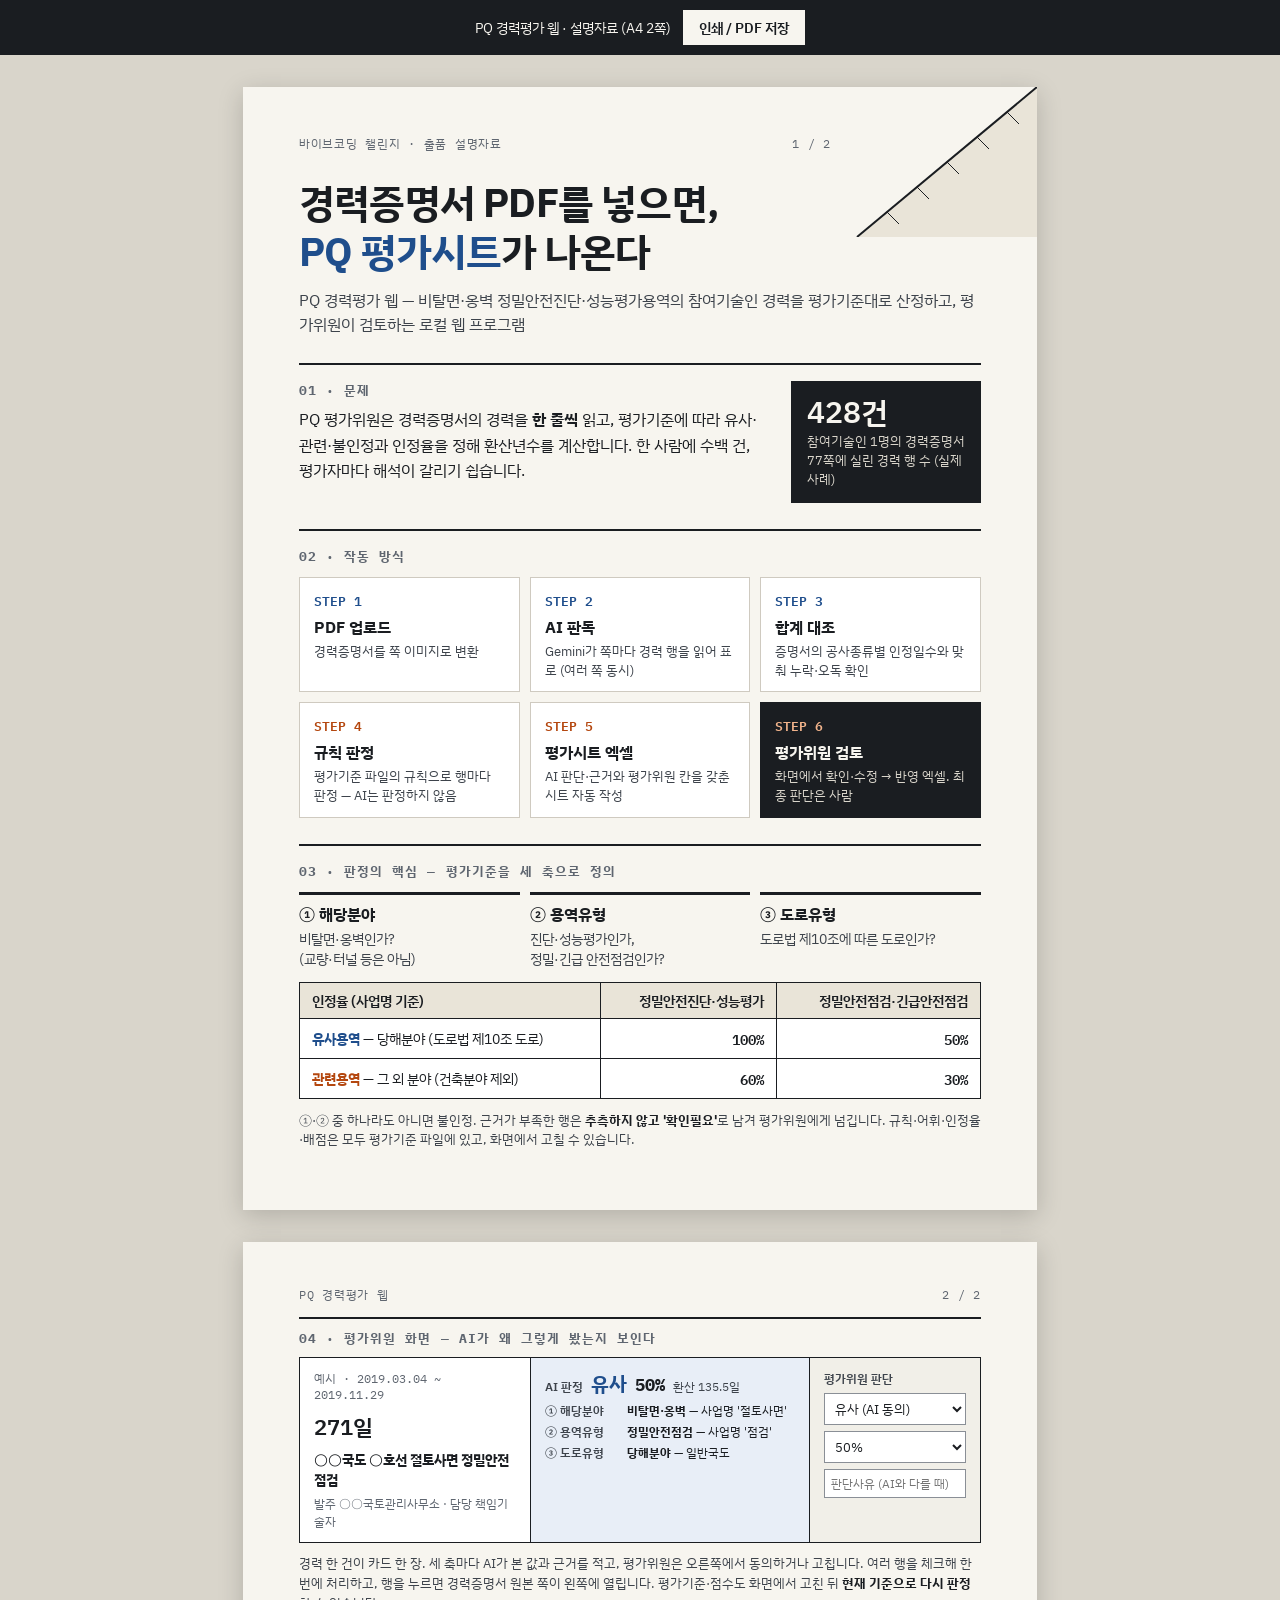
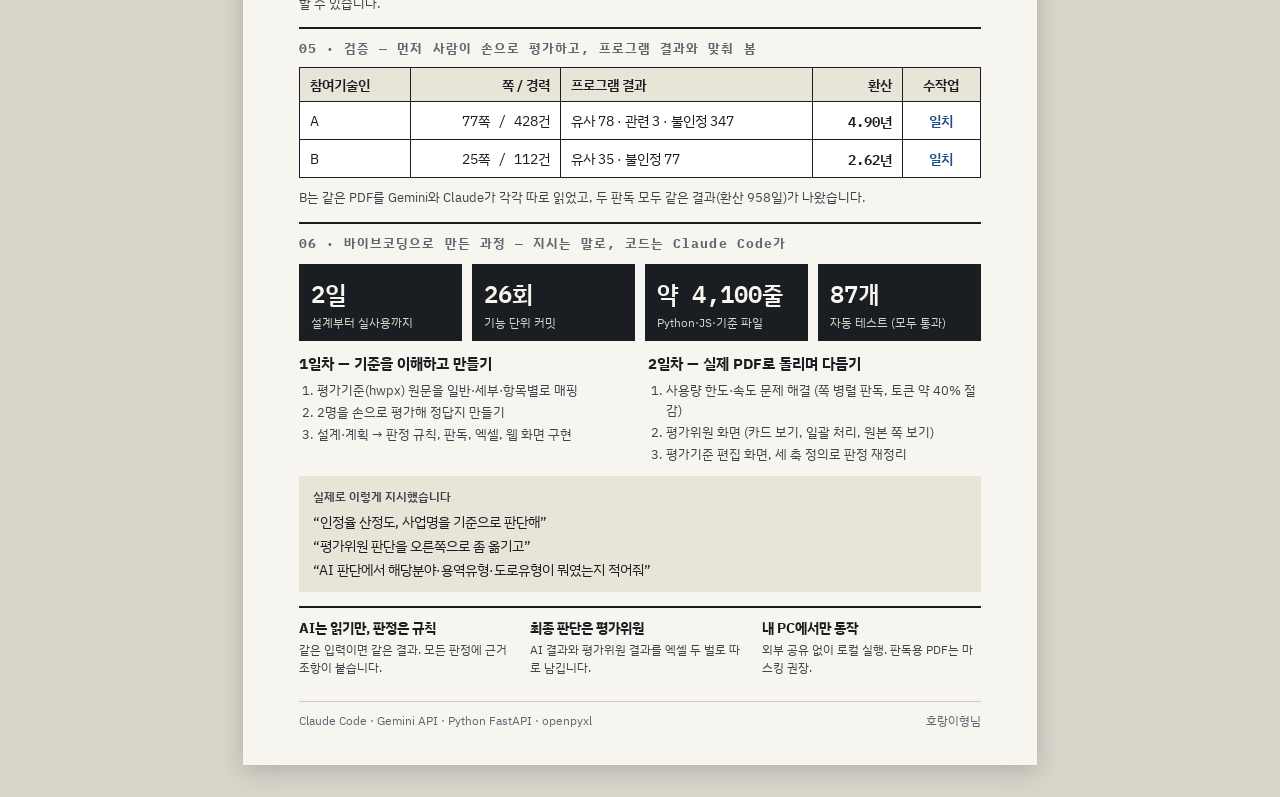
<file: site/index.html>
<!doctype html>
<html lang="ko">
<head>
<meta charset="utf-8">
<meta name="viewport" content="width=device-width, initial-scale=1">
<title>PQ 경력평가 웹 — 설명자료</title>
<link rel="stylesheet" href="https://fonts.googleapis.com/css2?family=IBM+Plex+Mono:wght@500;600&amp;family=IBM+Plex+Sans+KR:wght@400;500;600;700&amp;display=swap">
<style>
html,body{margin:0;background:#D9D5CB}
a{color:#1F4E8C}
.sheet{width:794px;height:1123px;margin:32px auto;box-shadow:0 6px 24px rgba(0,0,0,.18);overflow:hidden}
.bar{position:sticky;top:0;z-index:9;display:flex;justify-content:center;gap:12px;align-items:center;padding:10px 16px;background:#1A1D21;color:#F7F5EF;font:14px 'IBM Plex Sans KR','Malgun Gothic',sans-serif}
.bar button{font:inherit;font-weight:600;padding:8px 16px;border:0;background:#F7F5EF;color:#1A1D21;cursor:pointer}
@media (max-width:840px){.sheet{zoom:calc(100vw / 860px)}}
@page{size:A4;margin:0}
@media print{
  html,body{background:#F7F5EF}
  .bar{display:none}
  .sheet{margin:0;box-shadow:none;width:210mm;height:297mm;break-after:page}
  .sheet>div{zoom:calc(210mm / 794px)}
  *{-webkit-print-color-adjust:exact;print-color-adjust:exact}
}
</style>
</head>
<body>
<div class="bar"><span>PQ 경력평가 웹 · 설명자료 (A4 2쪽)</span><button type="button" onclick="window.print()">인쇄 / PDF 저장</button></div>
<div class="sheet">
<div style="width: 794px; height: 1123px; box-sizing: border-box; padding: 48px 56px 44px; background: #F7F5EF; color: #1A1D21; font-family: 'IBM Plex Sans KR', 'Malgun Gothic', sans-serif; display: flex; flex-direction: column; gap: 26px; position: relative; overflow: hidden">

<svg aria-hidden="true" width="300" height="150" viewBox="0 0 300 150" style="position: absolute; top: 0; right: 0">
<path d="M300 0 L300 150 L120 150 Z" fill="#E9E4D8"></path>
<path d="M120 150 L300 0" stroke="#1A1D21" stroke-width="2" fill="none"></path>
<g stroke="#1A1D21" stroke-width="1">
<path d="M150 125 L162 137"></path><path d="M180 100 L192 112"></path><path d="M210 75 L222 87"></path><path d="M240 50 L252 62"></path><path d="M270 25 L282 37"></path>
</g>
</svg>

<div style="display: flex; justify-content: space-between; align-items: center; font-family: 'IBM Plex Mono', 'IBM Plex Sans KR', 'Malgun Gothic', monospace; font-size: 12px; letter-spacing: 0.06em; color: #5F6670; position: relative">
<span>바이브코딩 챌린지 · 출품 설명자료</span>
<span style="padding-right: 150px">1 / 2</span>
</div>

<div style="display: flex; flex-direction: column; gap: 12px; position: relative">
<h1 style="margin: 0; font-size: 40px; line-height: 1.22; font-weight: 700; letter-spacing: -0.02em; text-wrap: balance">경력증명서 PDF를 넣으면,<br><span style="color: #1F4E8C">PQ 평가시트</span>가 나온다</h1>
<p style="margin: 0; font-size: 16px; line-height: 1.55; color: #3D434B">PQ 경력평가 웹 — 비탈면·옹벽 정밀안전진단·성능평가용역의 참여기술인 경력을 평가기준대로 산정하고, 평가위원이 검토하는 로컬 웹 프로그램</p>
</div>

<section style="display: grid; grid-template-columns: minmax(0, 1fr) 190px; gap: 28px; align-items: start; border-top: 2px solid #1A1D21; padding-top: 16px">
<div style="display: flex; flex-direction: column; gap: 8px">
<h2 style="margin: 0; font-size: 13px; font-family: 'IBM Plex Mono', 'IBM Plex Sans KR', 'Malgun Gothic', monospace; letter-spacing: 0.08em; color: #5F6670">01 · 문제</h2>
<p style="margin: 0; font-size: 16px; line-height: 1.6; text-wrap: pretty">PQ 평가위원은 경력증명서의 경력을 <b>한 줄씩</b> 읽고, 평가기준에 따라 유사·관련·불인정과 인정율을 정해 환산년수를 계산합니다. 한 사람에 수백 건, 평가자마다 해석이 갈리기 쉽습니다.</p>
</div>
<div style="display: flex; flex-direction: column; gap: 4px; background: #1A1D21; color: #F7F5EF; padding: 14px 16px">
<span style="font-family: 'IBM Plex Mono', 'IBM Plex Sans KR', 'Malgun Gothic', monospace; font-size: 30px; font-weight: 600; line-height: 1.1">428건</span>
<span style="font-size: 13px; line-height: 1.45; color: #D9D5CB">참여기술인 1명의 경력증명서 77쪽에 실린 경력 행 수 (실제 사례)</span>
</div>
</section>

<section style="display: flex; flex-direction: column; gap: 12px; border-top: 2px solid #1A1D21; padding-top: 16px">
<h2 style="margin: 0; font-size: 13px; font-family: 'IBM Plex Mono', 'IBM Plex Sans KR', 'Malgun Gothic', monospace; letter-spacing: 0.08em; color: #5F6670">02 · 작동 방식</h2>
<div style="display: grid; grid-template-columns: repeat(3, minmax(0, 1fr)); gap: 10px">
<div style="display: flex; flex-direction: column; gap: 4px; border: 1px solid #CFCAC0; background: #FFFFFF; padding: 12px 14px">
<span style="font-family: 'IBM Plex Mono', 'IBM Plex Sans KR', 'Malgun Gothic', monospace; font-size: 13px; color: #1F4E8C; font-weight: 600">STEP 1</span>
<b style="font-size: 16px">PDF 업로드</b>
<span style="font-size: 13px; line-height: 1.45; color: #3D434B">경력증명서를 쪽 이미지로 변환</span>
</div>
<div style="display: flex; flex-direction: column; gap: 4px; border: 1px solid #CFCAC0; background: #FFFFFF; padding: 12px 14px">
<span style="font-family: 'IBM Plex Mono', 'IBM Plex Sans KR', 'Malgun Gothic', monospace; font-size: 13px; color: #1F4E8C; font-weight: 600">STEP 2</span>
<b style="font-size: 16px">AI 판독</b>
<span style="font-size: 13px; line-height: 1.45; color: #3D434B">Gemini가 쪽마다 경력 행을 읽어 표로 (여러 쪽 동시)</span>
</div>
<div style="display: flex; flex-direction: column; gap: 4px; border: 1px solid #CFCAC0; background: #FFFFFF; padding: 12px 14px">
<span style="font-family: 'IBM Plex Mono', 'IBM Plex Sans KR', 'Malgun Gothic', monospace; font-size: 13px; color: #1F4E8C; font-weight: 600">STEP 3</span>
<b style="font-size: 16px">합계 대조</b>
<span style="font-size: 13px; line-height: 1.45; color: #3D434B">증명서의 공사종류별 인정일수와 맞춰 누락·오독 확인</span>
</div>
<div style="display: flex; flex-direction: column; gap: 4px; border: 1px solid #CFCAC0; background: #FFFFFF; padding: 12px 14px">
<span style="font-family: 'IBM Plex Mono', 'IBM Plex Sans KR', 'Malgun Gothic', monospace; font-size: 13px; color: #B4470F; font-weight: 600">STEP 4</span>
<b style="font-size: 16px">규칙 판정</b>
<span style="font-size: 13px; line-height: 1.45; color: #3D434B">평가기준 파일의 규칙으로 행마다 판정 — AI는 판정하지 않음</span>
</div>
<div style="display: flex; flex-direction: column; gap: 4px; border: 1px solid #CFCAC0; background: #FFFFFF; padding: 12px 14px">
<span style="font-family: 'IBM Plex Mono', 'IBM Plex Sans KR', 'Malgun Gothic', monospace; font-size: 13px; color: #B4470F; font-weight: 600">STEP 5</span>
<b style="font-size: 16px">평가시트 엑셀</b>
<span style="font-size: 13px; line-height: 1.45; color: #3D434B">AI 판단·근거와 평가위원 칸을 갖춘 시트 자동 작성</span>
</div>
<div style="display: flex; flex-direction: column; gap: 4px; border: 1px solid #1A1D21; background: #1A1D21; color: #F7F5EF; padding: 12px 14px">
<span style="font-family: 'IBM Plex Mono', 'IBM Plex Sans KR', 'Malgun Gothic', monospace; font-size: 13px; color: #F2B48C; font-weight: 600">STEP 6</span>
<b style="font-size: 16px">평가위원 검토</b>
<span style="font-size: 13px; line-height: 1.45; color: #D9D5CB">화면에서 확인·수정 → 반영 엑셀. 최종 판단은 사람</span>
</div>
</div>
</section>

<section style="display: flex; flex-direction: column; gap: 12px; border-top: 2px solid #1A1D21; padding-top: 16px">
<h2 style="margin: 0; font-size: 13px; font-family: 'IBM Plex Mono', 'IBM Plex Sans KR', 'Malgun Gothic', monospace; letter-spacing: 0.08em; color: #5F6670">03 · 판정의 핵심 — 평가기준을 세 축으로 정의</h2>
<div style="display: grid; grid-template-columns: repeat(3, minmax(0, 1fr)); gap: 10px">
<div style="display: flex; flex-direction: column; gap: 4px; border-top: 3px solid #1A1D21; padding-top: 8px">
<b style="font-size: 16px">① 해당분야</b>
<span style="font-size: 14px; line-height: 1.45; color: #3D434B">비탈면·옹벽인가?<br>(교량·터널 등은 아님)</span>
</div>
<div style="display: flex; flex-direction: column; gap: 4px; border-top: 3px solid #1A1D21; padding-top: 8px">
<b style="font-size: 16px">② 용역유형</b>
<span style="font-size: 14px; line-height: 1.45; color: #3D434B">진단·성능평가인가,<br>정밀·긴급 안전점검인가?</span>
</div>
<div style="display: flex; flex-direction: column; gap: 4px; border-top: 3px solid #1A1D21; padding-top: 8px">
<b style="font-size: 16px">③ 도로유형</b>
<span style="font-size: 14px; line-height: 1.45; color: #3D434B">도로법 제10조에 따른 도로인가?</span>
</div>
</div>
<table style="width: 100%; border-collapse: collapse; font-size: 14px; background: #FFFFFF">
<thead>
<tr>
<th style="text-align: left; padding: 8px 12px; border: 1px solid #1A1D21; background: #E9E4D8; font-weight: 600">인정율 (사업명 기준)</th>
<th style="text-align: right; padding: 8px 12px; border: 1px solid #1A1D21; background: #E9E4D8; font-weight: 600">정밀안전진단·성능평가</th>
<th style="text-align: right; padding: 8px 12px; border: 1px solid #1A1D21; background: #E9E4D8; font-weight: 600">정밀안전점검·긴급안전점검</th>
</tr>
</thead>
<tbody>
<tr>
<td style="padding: 8px 12px; border: 1px solid #1A1D21"><b style="color: #1F4E8C">유사용역</b> — 당해분야 (도로법 제10조 도로)</td>
<td style="text-align: right; padding: 8px 12px; border: 1px solid #1A1D21; font-family: 'IBM Plex Mono', 'IBM Plex Sans KR', 'Malgun Gothic', monospace; font-weight: 600">100%</td>
<td style="text-align: right; padding: 8px 12px; border: 1px solid #1A1D21; font-family: 'IBM Plex Mono', 'IBM Plex Sans KR', 'Malgun Gothic', monospace; font-weight: 600">50%</td>
</tr>
<tr>
<td style="padding: 8px 12px; border: 1px solid #1A1D21"><b style="color: #B4470F">관련용역</b> — 그 외 분야 (건축분야 제외)</td>
<td style="text-align: right; padding: 8px 12px; border: 1px solid #1A1D21; font-family: 'IBM Plex Mono', 'IBM Plex Sans KR', 'Malgun Gothic', monospace; font-weight: 600">60%</td>
<td style="text-align: right; padding: 8px 12px; border: 1px solid #1A1D21; font-family: 'IBM Plex Mono', 'IBM Plex Sans KR', 'Malgun Gothic', monospace; font-weight: 600">30%</td>
</tr>
</tbody>
</table>
<p style="margin: 0; font-size: 13px; line-height: 1.5; color: #3D434B">①·② 중 하나라도 아니면 불인정. 근거가 부족한 행은 <b style="color: #1A1D21">추측하지 않고 '확인필요'</b>로 남겨 평가위원에게 넘깁니다. 규칙·어휘·인정율·배점은 모두 평가기준 파일에 있고, 화면에서 고칠 수 있습니다.</p>
</section>

</div>
</div>
<div class="sheet">
<div style="width: 794px; height: 1123px; box-sizing: border-box; padding: 44px 56px 36px; background: #F7F5EF; color: #1A1D21; font-family: 'IBM Plex Sans KR', 'Malgun Gothic', sans-serif; display: flex; flex-direction: column; gap: 14px; overflow: hidden">

<div style="display: flex; justify-content: space-between; align-items: center; font-family: 'IBM Plex Mono', 'IBM Plex Sans KR', 'Malgun Gothic', monospace; font-size: 12px; letter-spacing: 0.06em; color: #5F6670">
<span>PQ 경력평가 웹</span>
<span>2 / 2</span>
</div>

<section style="display: flex; flex-direction: column; gap: 10px; border-top: 2px solid #1A1D21; padding-top: 10px">
<h2 style="margin: 0; font-size: 13px; font-family: 'IBM Plex Mono', 'IBM Plex Sans KR', 'Malgun Gothic', monospace; letter-spacing: 0.08em; color: #5F6670">04 · 평가위원 화면 — AI가 왜 그렇게 봤는지 보인다</h2>
<div style="display: grid; grid-template-columns: 230px minmax(0, 1fr) 170px; border: 1px solid #1A1D21; background: #FFFFFF">
<div style="display: flex; flex-direction: column; gap: 6px; padding: 12px 14px">
<span style="font-family: 'IBM Plex Mono', 'IBM Plex Sans KR', 'Malgun Gothic', monospace; font-size: 12px; color: #5F6670">예시 · 2019.03.04 ~ 2019.11.29</span>
<span style="font-family: 'IBM Plex Mono', 'IBM Plex Sans KR', 'Malgun Gothic', monospace; font-size: 22px; font-weight: 600">271일</span>
<b style="font-size: 14px; line-height: 1.4">○○국도 ○호선 절토사면 정밀안전점검</b>
<span style="font-size: 12px; line-height: 1.45; color: #5F6670">발주 ○○국토관리사무소 · 담당 책임기술자</span>
</div>
<div style="display: flex; flex-direction: column; gap: 6px; padding: 12px 14px; background: #E8EEF7; border-left: 1px solid #1A1D21; border-right: 1px solid #1A1D21">
<div style="display: flex; align-items: baseline; gap: 8px">
<span style="font-size: 12px; font-weight: 600; color: #3D434B">AI 판정</span>
<b style="font-size: 20px; color: #1F4E8C">유사</b>
<b style="font-family: 'IBM Plex Mono', 'IBM Plex Sans KR', 'Malgun Gothic', monospace; font-size: 17px">50%</b>
<span style="font-size: 12px; color: #3D434B">환산 135.5일</span>
</div>
<div style="display: grid; grid-template-columns: 74px minmax(0, 1fr); column-gap: 8px; row-gap: 4px; font-size: 12px; line-height: 1.4">
<span style="color: #3D434B; font-weight: 600">① 해당분야</span><span><b>비탈면·옹벽</b> — 사업명 '절토사면'</span>
<span style="color: #3D434B; font-weight: 600">② 용역유형</span><span><b>정밀안전점검</b> — 사업명 '점검'</span>
<span style="color: #3D434B; font-weight: 600">③ 도로유형</span><span><b>당해분야</b> — 일반국도</span>
</div>
</div>
<div style="display: flex; flex-direction: column; gap: 6px; padding: 12px 14px; background: #F1EFE8">
<label for="rv1" style="font-size: 12px; font-weight: 600; color: #3D434B">평가위원 판단</label>
<select id="rv1" style="font: inherit; font-size: 13px; padding: 5px 6px; border: 1px solid #8A8F96; background: #FFFFFF; color: #1A1D21"><option>유사 (AI 동의)</option></select>
<select aria-label="인정율" style="font: inherit; font-size: 13px; padding: 5px 6px; border: 1px solid #8A8F96; background: #FFFFFF; color: #1A1D21"><option>50%</option></select>
<input aria-label="판단사유" placeholder="판단사유 (AI와 다를 때)" style="font: inherit; font-size: 12px; padding: 5px 6px; border: 1px solid #8A8F96; background: #FFFFFF">
</div>
</div>
<p style="margin: 0; font-size: 13px; line-height: 1.55; color: #3D434B">경력 한 건이 카드 한 장. 세 축마다 AI가 본 값과 근거를 적고, 평가위원은 오른쪽에서 동의하거나 고칩니다. 여러 행을 체크해 한 번에 처리하고, 행을 누르면 경력증명서 원본 쪽이 왼쪽에 열립니다. 평가기준·점수도 화면에서 고친 뒤 <b style="color: #1A1D21">현재 기준으로 다시 판정</b>할 수 있습니다.</p>
</section>

<section style="display: flex; flex-direction: column; gap: 10px; border-top: 2px solid #1A1D21; padding-top: 10px">
<h2 style="margin: 0; font-size: 13px; font-family: 'IBM Plex Mono', 'IBM Plex Sans KR', 'Malgun Gothic', monospace; letter-spacing: 0.08em; color: #5F6670">05 · 검증 — 먼저 사람이 손으로 평가하고, 프로그램 결과와 맞춰 봄</h2>
<table style="width: 100%; border-collapse: collapse; font-size: 14px; background: #FFFFFF">
<thead>
<tr>
<th style="text-align: left; padding: 7px 10px; border: 1px solid #1A1D21; background: #E9E4D8; font-weight: 600">참여기술인</th>
<th style="text-align: right; padding: 7px 10px; border: 1px solid #1A1D21; background: #E9E4D8; font-weight: 600">쪽 / 경력</th>
<th style="text-align: left; padding: 7px 10px; border: 1px solid #1A1D21; background: #E9E4D8; font-weight: 600">프로그램 결과</th>
<th style="text-align: right; padding: 7px 10px; border: 1px solid #1A1D21; background: #E9E4D8; font-weight: 600">환산</th>
<th style="text-align: center; padding: 7px 10px; border: 1px solid #1A1D21; background: #E9E4D8; font-weight: 600">수작업</th>
</tr>
</thead>
<tbody>
<tr>
<td style="padding: 7px 10px; border: 1px solid #1A1D21">A</td>
<td style="text-align: right; padding: 7px 10px; border: 1px solid #1A1D21; font-family: 'IBM Plex Mono', 'IBM Plex Sans KR', 'Malgun Gothic', monospace">77쪽 / 428건</td>
<td style="padding: 7px 10px; border: 1px solid #1A1D21">유사 78 · 관련 3 · 불인정 347</td>
<td style="text-align: right; padding: 7px 10px; border: 1px solid #1A1D21; font-family: 'IBM Plex Mono', 'IBM Plex Sans KR', 'Malgun Gothic', monospace; font-weight: 600">4.90년</td>
<td style="text-align: center; padding: 7px 10px; border: 1px solid #1A1D21; font-weight: 600; color: #1F4E8C">일치</td>
</tr>
<tr>
<td style="padding: 7px 10px; border: 1px solid #1A1D21">B</td>
<td style="text-align: right; padding: 7px 10px; border: 1px solid #1A1D21; font-family: 'IBM Plex Mono', 'IBM Plex Sans KR', 'Malgun Gothic', monospace">25쪽 / 112건</td>
<td style="padding: 7px 10px; border: 1px solid #1A1D21">유사 35 · 불인정 77</td>
<td style="text-align: right; padding: 7px 10px; border: 1px solid #1A1D21; font-family: 'IBM Plex Mono', 'IBM Plex Sans KR', 'Malgun Gothic', monospace; font-weight: 600">2.62년</td>
<td style="text-align: center; padding: 7px 10px; border: 1px solid #1A1D21; font-weight: 600; color: #1F4E8C">일치</td>
</tr>
</tbody>
</table>
<p style="margin: 0; font-size: 13px; line-height: 1.5; color: #3D434B">B는 같은 PDF를 Gemini와 Claude가 각각 따로 읽었고, 두 판독 모두 같은 결과(환산 958일)가 나왔습니다.</p>
</section>

<section style="display: flex; flex-direction: column; gap: 12px; border-top: 2px solid #1A1D21; padding-top: 10px">
<h2 style="margin: 0; font-size: 13px; font-family: 'IBM Plex Mono', 'IBM Plex Sans KR', 'Malgun Gothic', monospace; letter-spacing: 0.08em; color: #5F6670">06 · 바이브코딩으로 만든 과정 — 지시는 말로, 코드는 Claude Code가</h2>
<div style="display: grid; grid-template-columns: repeat(4, minmax(0, 1fr)); gap: 10px">
<div style="display: flex; flex-direction: column; gap: 2px; background: #1A1D21; color: #F7F5EF; padding: 10px 12px"><span style="font-family: 'IBM Plex Mono', 'IBM Plex Sans KR', 'Malgun Gothic', monospace; font-size: 24px; font-weight: 600">2일</span><span style="font-size: 12px; color: #D9D5CB">설계부터 실사용까지</span></div>
<div style="display: flex; flex-direction: column; gap: 2px; background: #1A1D21; color: #F7F5EF; padding: 10px 12px"><span style="font-family: 'IBM Plex Mono', 'IBM Plex Sans KR', 'Malgun Gothic', monospace; font-size: 24px; font-weight: 600">26회</span><span style="font-size: 12px; color: #D9D5CB">기능 단위 커밋</span></div>
<div style="display: flex; flex-direction: column; gap: 2px; background: #1A1D21; color: #F7F5EF; padding: 10px 12px"><span style="font-family: 'IBM Plex Mono', 'IBM Plex Sans KR', 'Malgun Gothic', monospace; font-size: 24px; font-weight: 600">약 4,100줄</span><span style="font-size: 12px; color: #D9D5CB">Python·JS·기준 파일</span></div>
<div style="display: flex; flex-direction: column; gap: 2px; background: #1A1D21; color: #F7F5EF; padding: 10px 12px"><span style="font-family: 'IBM Plex Mono', 'IBM Plex Sans KR', 'Malgun Gothic', monospace; font-size: 24px; font-weight: 600">87개</span><span style="font-size: 12px; color: #D9D5CB">자동 테스트 (모두 통과)</span></div>
</div>
<div style="display: grid; grid-template-columns: repeat(2, minmax(0, 1fr)); gap: 16px">
<div style="display: flex; flex-direction: column; gap: 6px">
<b style="font-size: 15px">1일차 — 기준을 이해하고 만들기</b>
<ol style="margin: 0; padding-left: 18px; font-size: 13px; line-height: 1.55; color: #3D434B; display: flex; flex-direction: column; gap: 2px">
<li>평가기준(hwpx) 원문을 일반·세부·항목별로 매핑</li>
<li>2명을 손으로 평가해 정답지 만들기</li>
<li>설계·계획 → 판정 규칙, 판독, 엑셀, 웹 화면 구현</li>
</ol>
</div>
<div style="display: flex; flex-direction: column; gap: 6px">
<b style="font-size: 15px">2일차 — 실제 PDF로 돌리며 다듬기</b>
<ol style="margin: 0; padding-left: 18px; font-size: 13px; line-height: 1.55; color: #3D434B; display: flex; flex-direction: column; gap: 2px">
<li>사용량 한도·속도 문제 해결 (쪽 병렬 판독, 토큰 약 40% 절감)</li>
<li>평가위원 화면 (카드 보기, 일괄 처리, 원본 쪽 보기)</li>
<li>평가기준 편집 화면, 세 축 정의로 판정 재정리</li>
</ol>
</div>
</div>
<div style="display: flex; flex-direction: column; gap: 6px; background: #E9E4D8; padding: 12px 14px">
<span style="font-size: 12px; font-weight: 600; color: #3D434B">실제로 이렇게 지시했습니다</span>
<div style="display: flex; flex-direction: column; gap: 3px; font-size: 14px; line-height: 1.5">
<span>“인정율 산정도, 사업명을 기준으로 판단해”</span>
<span>“평가위원 판단을 오른쪽으로 좀 옮기고”</span>
<span>“AI 판단에서 해당분야·용역유형·도로유형이 뭐였는지 적어줘”</span>
</div>
</div>
</section>

<section style="display: grid; grid-template-columns: repeat(3, minmax(0, 1fr)); gap: 12px; border-top: 2px solid #1A1D21; padding-top: 10px">
<div style="display: flex; flex-direction: column; gap: 4px"><b style="font-size: 14px">AI는 읽기만, 판정은 규칙</b><span style="font-size: 12px; line-height: 1.5; color: #3D434B">같은 입력이면 같은 결과. 모든 판정에 근거 조항이 붙습니다.</span></div>
<div style="display: flex; flex-direction: column; gap: 4px"><b style="font-size: 14px">최종 판단은 평가위원</b><span style="font-size: 12px; line-height: 1.5; color: #3D434B">AI 결과와 평가위원 결과를 엑셀 두 벌로 따로 남깁니다.</span></div>
<div style="display: flex; flex-direction: column; gap: 4px"><b style="font-size: 14px">내 PC에서만 동작</b><span style="font-size: 12px; line-height: 1.5; color: #3D434B">외부 공유 없이 로컬 실행. 판독용 PDF는 마스킹 권장.</span></div>
</section>

<div style="margin-top: auto; display: flex; justify-content: space-between; align-items: center; font-size: 12px; color: #5F6670; border-top: 1px solid #CFCAC0; padding-top: 10px">
<span>Claude Code · Gemini API · Python FastAPI · openpyxl</span>
<span>호랑이형님</span>
</div>

</div>
</div>
</body>
</html>
</file>
